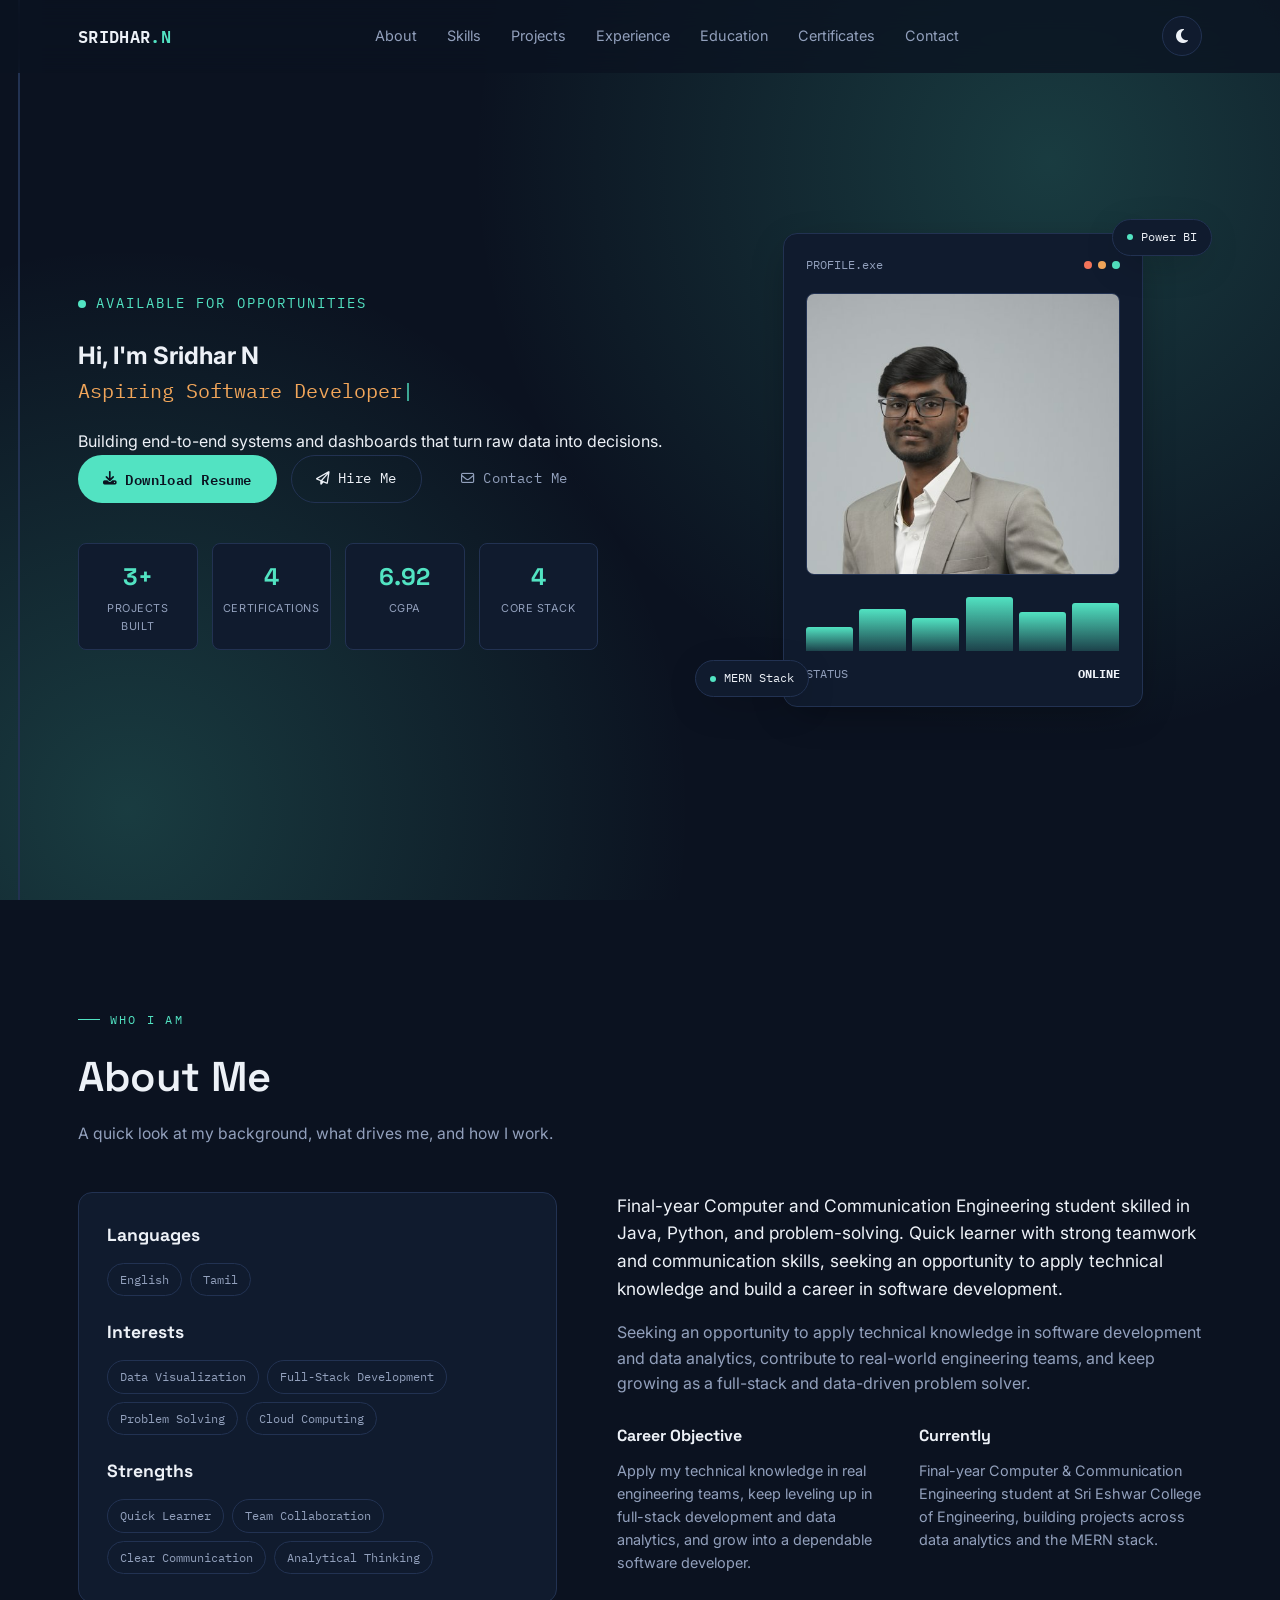
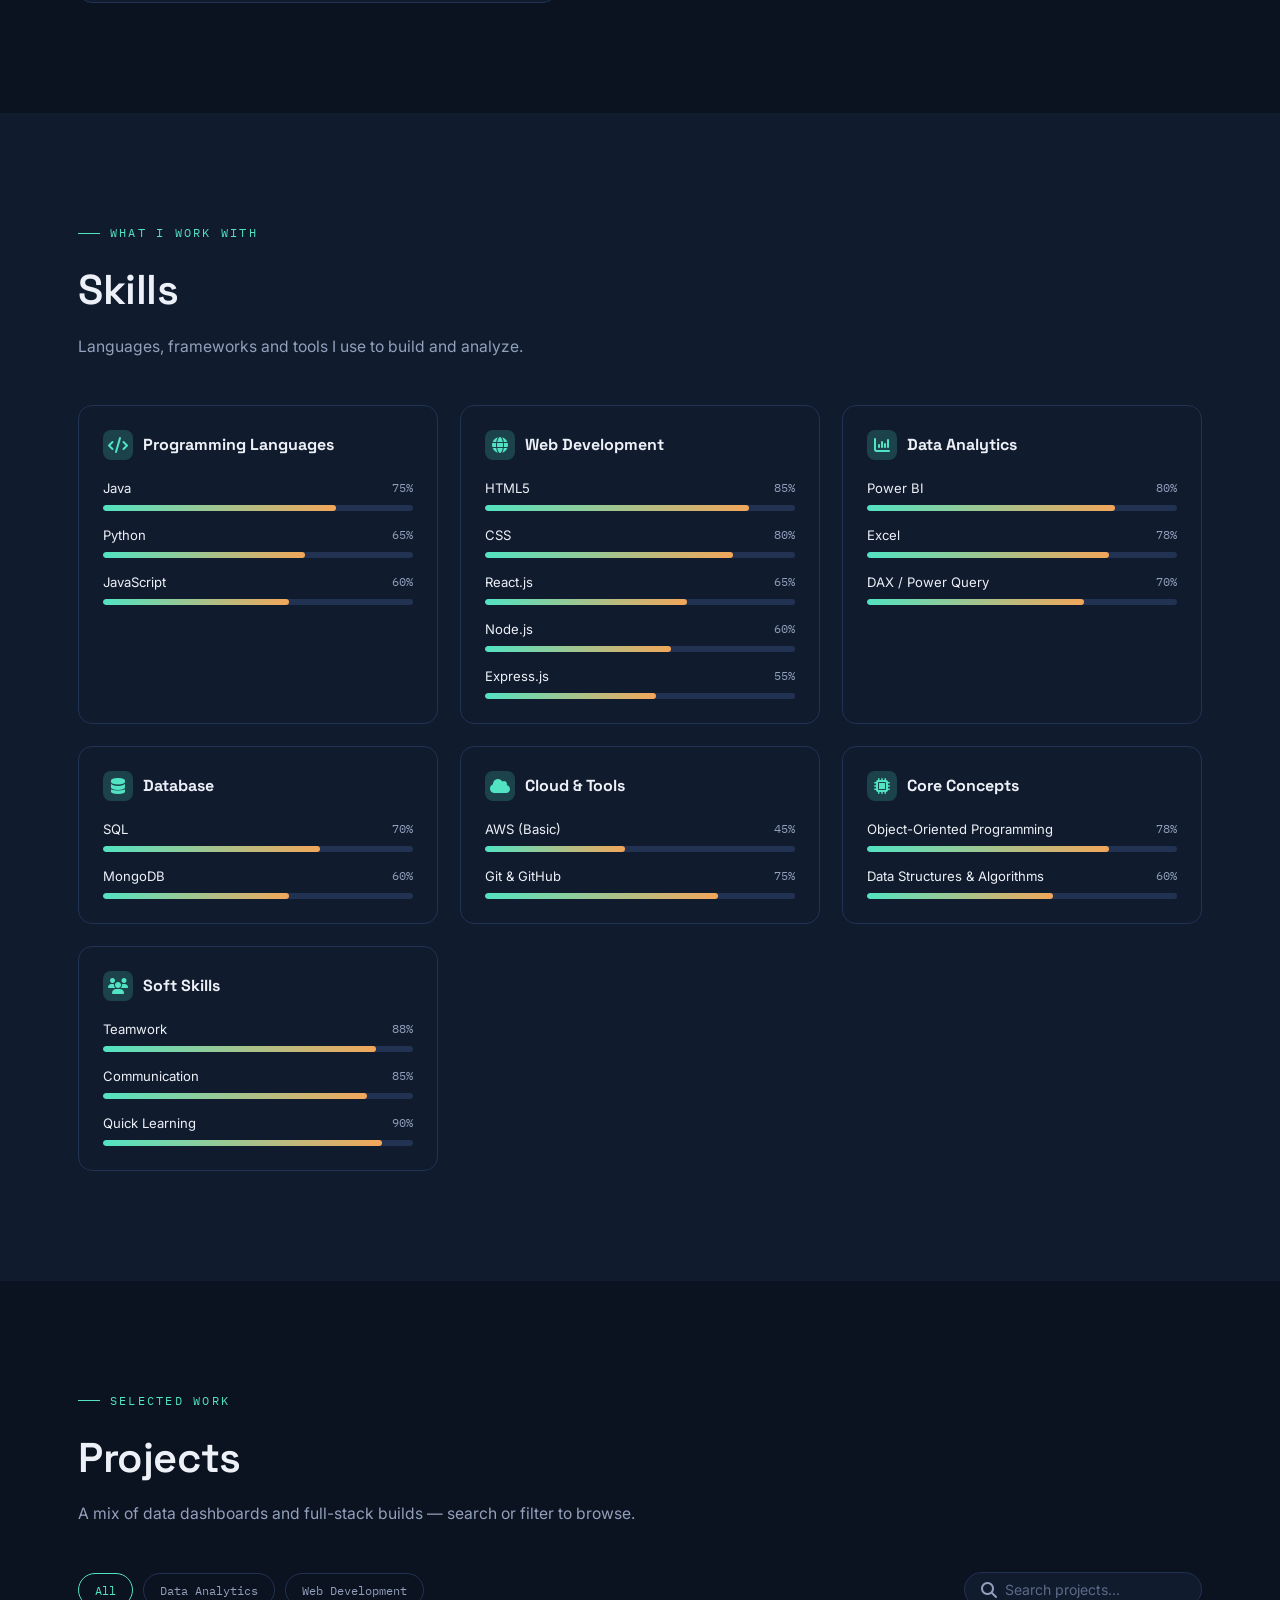
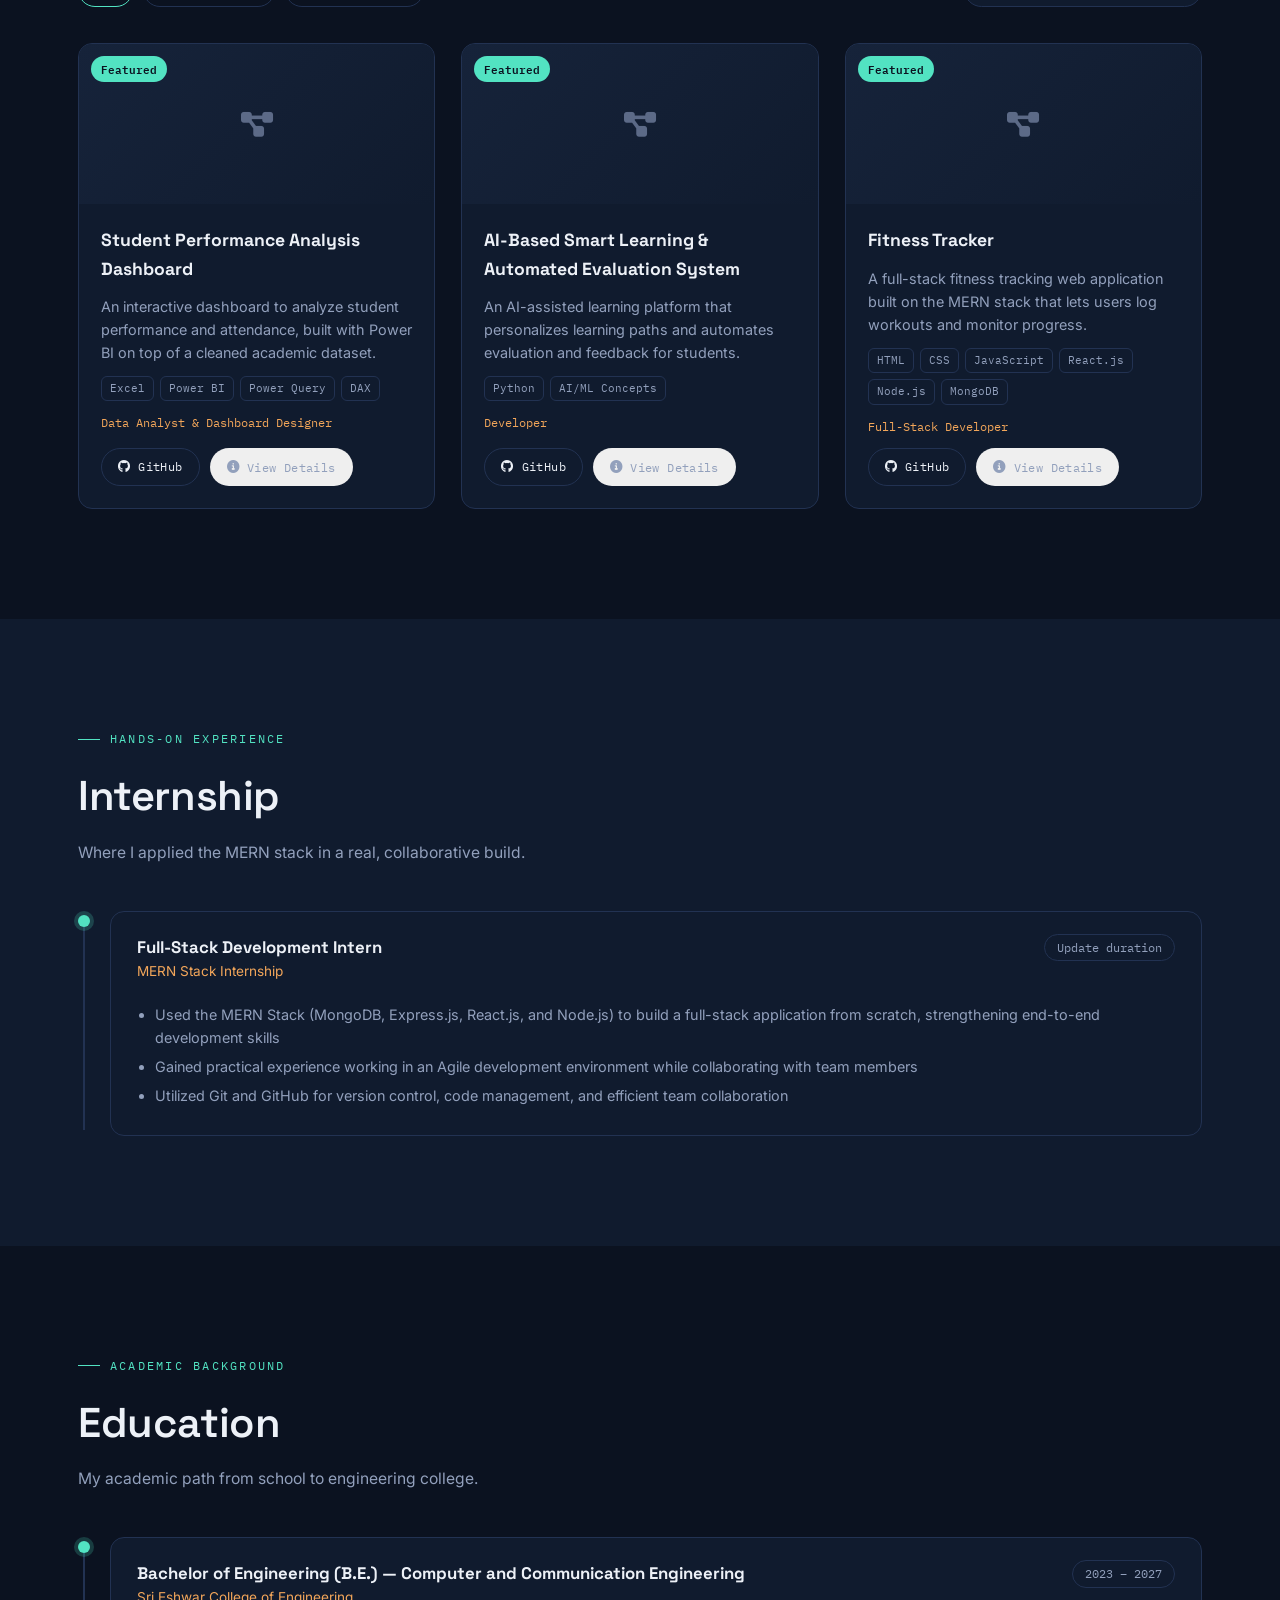
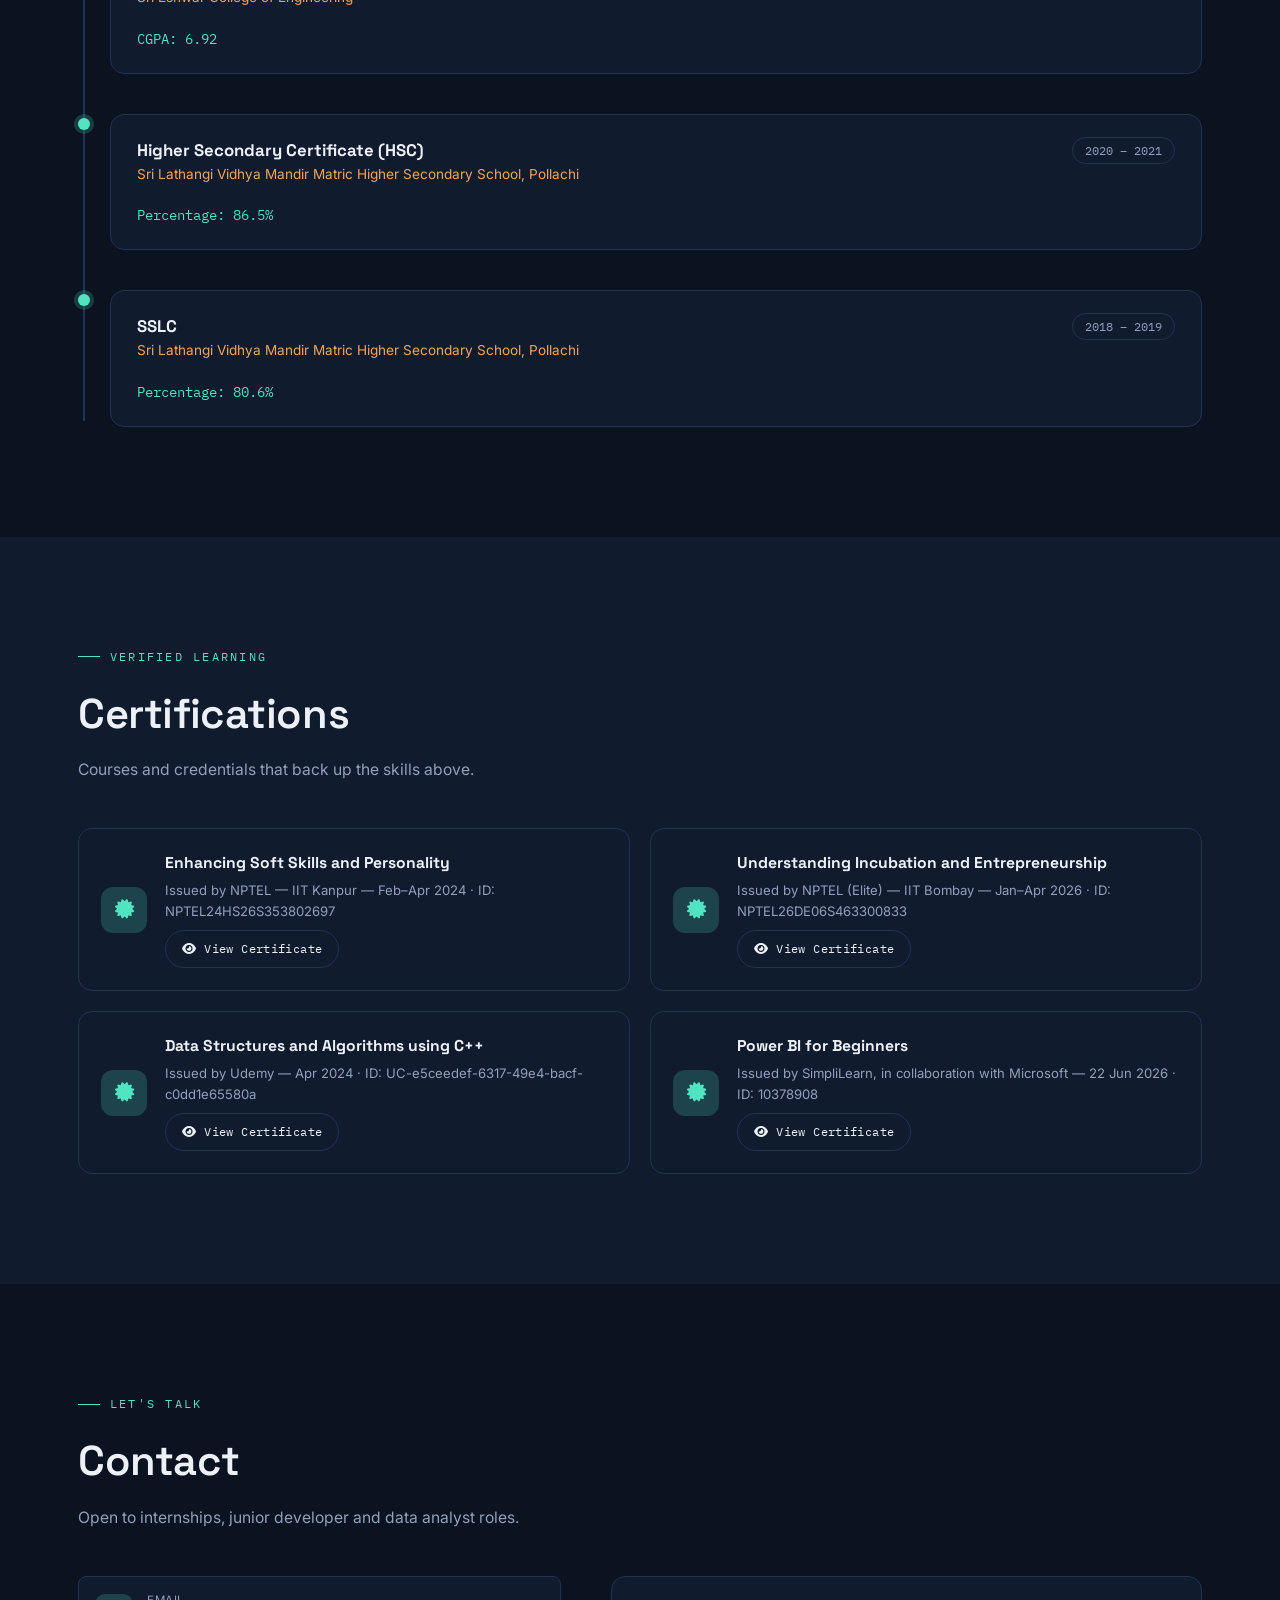
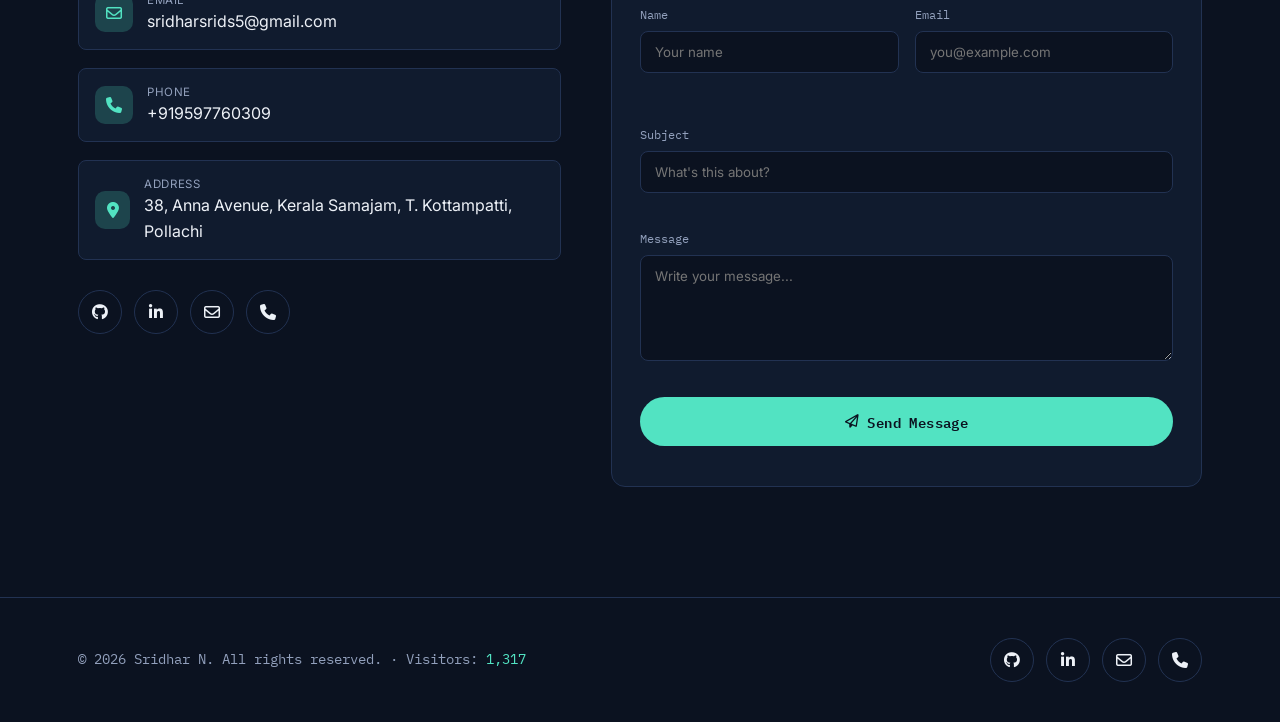
<file: index.html>
<!DOCTYPE html>
<html lang="en" data-theme="dark">
<head>
<meta charset="UTF-8">
<meta name="viewport" content="width=device-width, initial-scale=1.0">
<title>Sridhar N — Software Developer & Data Analyst Portfolio</title>
<meta name="description" content="Portfolio of Sridhar N — Computer & Communication Engineering student, full-stack developer and data analyst skilled in Java, MERN stack, SQL and Power BI.">
<link rel="icon" href="assets/favicon.svg" type="image/svg+xml">

<link rel="preconnect" href="https://fonts.googleapis.com">
<link href="https://fonts.googleapis.com/css2?family=Space+Grotesk:wght@500;600;700&family=Inter:wght@400;500;600&family=IBM+Plex+Mono:wght@400;500;600&display=swap" rel="stylesheet">
<link rel="stylesheet" href="https://cdnjs.cloudflare.com/ajax/libs/font-awesome/6.5.1/css/all.min.css">
<link rel="stylesheet" href="css/style.css">
</head>
<body>

<!-- Loader -->
<div id="loader">
  <div class="loader-mark">BOOTING PORTFOLIO...</div>
  <div class="loader-bar"></div>
</div>

<!-- Scroll progress -->
<div id="scroll-progress"></div>

<!-- Signature signal trace -->
<div id="signal-trace">
  <div class="trace-line"></div>
  <div class="trace-fill"></div>
</div>

<!-- Navbar -->
<nav id="navbar">
  <div class="nav-inner">
    <a href="#hero" class="logo">SRIDHAR<span>.N</span></a>
    <ul class="nav-links">
      <li><a href="#about">About</a></li>
      <li><a href="#skills">Skills</a></li>
      <li><a href="#projects">Projects</a></li>
      <li><a href="#experience">Experience</a></li>
      <li><a href="#education">Education</a></li>
      <li><a href="#certificates">Certificates</a></li>
      <li><a href="#contact">Contact</a></li>
    </ul>
    <div class="nav-actions">
      <button class="theme-toggle" id="theme-toggle" aria-label="Toggle theme"><i class="fa-solid fa-moon"></i></button>
      <button class="hamburger" id="hamburger" aria-label="Open menu"><span></span><span></span><span></span></button>
    </div>
  </div>
  <div class="mobile-menu" id="mobile-menu">
    <a href="#about">About</a>
    <a href="#skills">Skills</a>
    <a href="#projects">Projects</a>
    <a href="#experience">Experience</a>
    <a href="#education">Education</a>
    <a href="#certificates">Certificates</a>
    <a href="#contact">Contact</a>
  </div>
</nav>

<!-- HERO -->
<section id="hero">
  <div class="container hero-grid">
    <div class="reveal in">
      <div class="hero-kicker"><span class="dot"></span> AVAILABLE FOR OPPORTUNITIES</div>
      <h1>Hi, I'm <span class="accent" id="hero-name">Sridhar N</span></h1>
      <span id="typed-role"></span>
      <p class="desc" id="hero-desc">Building end-to-end systems and dashboards that turn raw data into decisions.</p>
      <div class="hero-actions">
        <a href="assets/resume.pdf" download class="btn btn-primary"><i class="fa-solid fa-download"></i> Download Resume</a>
        <a href="#contact" class="btn btn-outline"><i class="fa-regular fa-paper-plane"></i> Hire Me</a>
        <a href="#contact" class="btn btn-ghost"><i class="fa-regular fa-envelope"></i> Contact Me</a>
      </div>
      <div class="hero-stats" id="hero-stats"></div>
    </div>
    <div class="hero-visual">
      <div class="dashboard-card">
        <div class="dash-header">
          <span>PROFILE.exe</span>
          <div class="dash-dots"><span></span><span></span><span></span></div>
        </div>
        <div class="dash-photo"><img src="assets/profile.jpg" alt="Portrait of Sridhar N" id="hero-photo"></div>
        <div class="dash-bars">
          <i style="height:40%"></i><i style="height:70%; animation-delay:.1s"></i><i style="height:55%; animation-delay:.2s"></i>
          <i style="height:90%; animation-delay:.3s"></i><i style="height:65%; animation-delay:.4s"></i><i style="height:80%; animation-delay:.5s"></i>
        </div>
        <div class="dash-caption"><span>STATUS</span><b>ONLINE</b></div>
      </div>
      <div class="float-chip chip-1"><span class="chip-dot"></span> Power BI</div>
      <div class="float-chip chip-2"><span class="chip-dot"></span> MERN Stack</div>
    </div>
  </div>
</section>

<!-- ABOUT -->
<section id="about">
  <div class="container">
    <div class="eyebrow">Who I Am</div>
    <h2 class="section-title reveal">About Me</h2>
    <p class="section-sub reveal">A quick look at my background, what drives me, and how I work.</p>
    <div class="about-grid">
      <div class="about-card reveal">
        <h3>Languages</h3>
        <div class="tag-list" id="about-languages"></div>
        <h3 style="margin-top:22px;">Interests</h3>
        <div class="tag-list" id="about-interests"></div>
        <h3 style="margin-top:22px;">Strengths</h3>
        <div class="tag-list" id="about-strengths"></div>
      </div>
      <div class="about-text reveal">
        <p class="lead" id="about-intro"></p>
        <p id="about-objective"></p>
        <div class="about-columns">
          <div>
            <h3 style="font-family:var(--font-display);font-size:1rem;margin-bottom:10px;">Career Objective</h3>
            <p style="font-size:0.9rem;">Apply my technical knowledge in real engineering teams, keep leveling up in full-stack development and data analytics, and grow into a dependable software developer.</p>
          </div>
          <div>
            <h3 style="font-family:var(--font-display);font-size:1rem;margin-bottom:10px;">Currently</h3>
            <p style="font-size:0.9rem;">Final-year Computer & Communication Engineering student at Sri Eshwar College of Engineering, building projects across data analytics and the MERN stack.</p>
          </div>
        </div>
      </div>
    </div>
  </div>
</section>

<!-- SKILLS -->
<section id="skills" style="background:var(--ink-2);">
  <div class="container">
    <div class="eyebrow">What I Work With</div>
    <h2 class="section-title reveal">Skills</h2>
    <p class="section-sub reveal">Languages, frameworks and tools I use to build and analyze.</p>
    <div class="skills-grid" id="skills-grid"></div>
  </div>
</section>

<!-- PROJECTS -->
<section id="projects">
  <div class="container">
    <div class="eyebrow">Selected Work</div>
    <h2 class="section-title reveal">Projects</h2>
    <p class="section-sub reveal">A mix of data dashboards and full-stack builds — search or filter to browse.</p>
    <div class="projects-toolbar">
      <div class="filter-chips" id="project-filters"></div>
      <div class="search-box">
        <i class="fa-solid fa-magnifying-glass" style="color:var(--slate);"></i>
        <input type="text" id="project-search" placeholder="Search projects...">
      </div>
    </div>
    <div class="projects-grid" id="projects-grid"></div>
  </div>
</section>

<!-- EXPERIENCE -->
<section id="experience" style="background:var(--ink-2);">
  <div class="container">
    <div class="eyebrow">Hands-On Experience</div>
    <h2 class="section-title reveal">Internship</h2>
    <p class="section-sub reveal">Where I applied the MERN stack in a real, collaborative build.</p>
    <div class="timeline" id="experience-timeline"></div>
  </div>
</section>

<!-- EDUCATION -->
<section id="education">
  <div class="container">
    <div class="eyebrow">Academic Background</div>
    <h2 class="section-title reveal">Education</h2>
    <p class="section-sub reveal">My academic path from school to engineering college.</p>
    <div class="timeline" id="education-timeline"></div>
  </div>
</section>

<!-- CERTIFICATES -->
<section id="certificates" style="background:var(--ink-2);">
  <div class="container">
    <div class="eyebrow">Verified Learning</div>
    <h2 class="section-title reveal">Certifications</h2>
    <p class="section-sub reveal">Courses and credentials that back up the skills above.</p>
    <div class="cert-grid" id="cert-grid"></div>
  </div>
</section>

<!-- CONTACT -->
<section id="contact">
  <div class="container">
    <div class="eyebrow">Let's Talk</div>
    <h2 class="section-title reveal">Contact</h2>
    <p class="section-sub reveal">Open to internships, junior developer and data analyst roles.</p>
    <div class="contact-grid">
      <div class="reveal">
        <div class="contact-info-list" id="contact-info-list"></div>
        <div class="social-row" id="social-row"></div>
      </div>
      <form class="contact-form reveal" id="contact-form" novalidate>
        <div class="form-row">
          <div class="field" id="field-name">
            <label for="cf-name">Name</label>
            <input type="text" id="cf-name" name="name" placeholder="Your name">
            <span class="error" id="err-name"></span>
          </div>
          <div class="field" id="field-email">
            <label for="cf-email">Email</label>
            <input type="email" id="cf-email" name="email" placeholder="you@example.com">
            <span class="error" id="err-email"></span>
          </div>
        </div>
        <div class="field" id="field-subject">
          <label for="cf-subject">Subject</label>
          <input type="text" id="cf-subject" name="subject" placeholder="What's this about?">
          <span class="error" id="err-subject"></span>
        </div>
        <div class="field" id="field-message">
          <label for="cf-message">Message</label>
          <textarea id="cf-message" name="message" rows="5" placeholder="Write your message..."></textarea>
          <span class="error" id="err-message"></span>
        </div>
        <button type="submit" class="btn btn-primary btn-block"><i class="fa-regular fa-paper-plane"></i> Send Message</button>
        <div id="form-status"></div>
      </form>
    </div>
  </div>
</section>

<!-- FOOTER -->
<footer>
  <div class="container footer-inner">
    <p>&copy; <span id="footer-year"></span> Sridhar N. All rights reserved. · Visitors: <span class="count" id="visitor-count">—</span></p>
    <div class="social-row" id="footer-social-row"></div>
  </div>
</footer>

<button id="back-to-top" aria-label="Back to top"><i class="fa-solid fa-arrow-up"></i></button>

<!-- Project detail modal -->
<div class="modal-overlay" id="project-modal">
  <div class="modal-box">
    <button class="modal-close" id="modal-close" aria-label="Close">&times;</button>
    <div id="modal-content"></div>
  </div>
</div>

<script src="js/main.js"></script>
</body>
</html>
</file>
<file: css/style.css>
/* =========================================================
   SRIDHAR N — PORTFOLIO STYLESHEET
   Design language: "Signal Trace" — a PCB/circuit motif
   fitting a Computer & Communication Engineering + Data
   Analytics profile. A traveling signal runs the spine of
   the page, connecting every section like a trace on a board.
   ========================================================= */

:root {
  /* ---- Color tokens (dark / default) ---- */
  --ink: #0B1220;
  --ink-2: #101B2E;
  --ink-3: #16233A;
  --line: #223252;
  --signal: #52E3C2;
  --signal-dim: #52E3C233;
  --amber: #F2A65A;
  --white: #EDF1F7;
  --slate: #92A0BC;
  --slate-dim: #5C6A87;
  --danger: #F2745A;

  /* ---- Typography ---- */
  --font-display: 'Space Grotesk', 'Segoe UI', sans-serif;
  --font-body: 'Inter', 'Segoe UI', sans-serif;
  --font-mono: 'IBM Plex Mono', 'Consolas', monospace;

  --radius: 14px;
  --radius-sm: 8px;
  --shadow: 0 10px 40px -12px rgba(0,0,0,0.45);
  --transition: 0.35s cubic-bezier(.22,.61,.36,1);
}

[data-theme="light"] {
  --ink: #F3F5F1;
  --ink-2: #FFFFFF;
  --ink-3: #ECEFE9;
  --line: #DDE2D9;
  --signal: #0E9E85;
  --signal-dim: #0e9e8522;
  --amber: #C97A2E;
  --white: #131A26;
  --slate: #4A5568;
  --slate-dim: #7A8494;
  --shadow: 0 10px 30px -14px rgba(20,30,20,0.18);
}

* { margin: 0; padding: 0; box-sizing: border-box; }

html { scroll-behavior: smooth; }

body {
  background: var(--ink);
  color: var(--white);
  font-family: var(--font-body);
  line-height: 1.6;
  transition: background var(--transition), color var(--transition);
  overflow-x: hidden;
}

img { max-width: 100%; display: block; }

a { color: inherit; text-decoration: none; }

::selection { background: var(--signal); color: var(--ink); }

.container {
  width: 100%;
  max-width: 1180px;
  margin: 0 auto;
  padding: 0 28px;
}

.eyebrow {
  font-family: var(--font-mono);
  font-size: 0.78rem;
  letter-spacing: 0.18em;
  text-transform: uppercase;
  color: var(--signal);
  display: flex;
  align-items: center;
  gap: 10px;
  margin-bottom: 14px;
}
.eyebrow::before {
  content: '';
  width: 22px;
  height: 1px;
  background: var(--signal);
}

.section-title {
  font-family: var(--font-display);
  font-size: clamp(1.8rem, 3.4vw, 2.6rem);
  font-weight: 600;
  letter-spacing: -0.01em;
  margin-bottom: 10px;
}

.section-sub {
  color: var(--slate);
  max-width: 560px;
  margin-bottom: 46px;
  font-size: 0.98rem;
}

section { position: relative; padding: 110px 0; }
section.tight { padding: 70px 0; }

/* ================= SCROLLBAR / PROGRESS ================= */
#scroll-progress {
  position: fixed;
  top: 0; left: 0;
  height: 3px;
  width: 0%;
  background: linear-gradient(90deg, var(--signal), var(--amber));
  z-index: 1200;
  transition: width 0.1s linear;
}

/* ================= LOADER ================= */
#loader {
  position: fixed; inset: 0;
  background: var(--ink);
  z-index: 3000;
  display: flex; flex-direction: column;
  align-items: center; justify-content: center;
  gap: 18px;
  transition: opacity 0.5s ease, visibility 0.5s ease;
}
#loader.hidden { opacity: 0; visibility: hidden; pointer-events: none; }
.loader-mark {
  font-family: var(--font-mono);
  color: var(--signal);
  font-size: 0.85rem;
  letter-spacing: 0.2em;
}
.loader-bar {
  width: 220px; height: 2px; background: var(--line);
  position: relative; overflow: hidden; border-radius: 4px;
}
.loader-bar::after {
  content: ''; position: absolute; top:0; left:-40%;
  width: 40%; height: 100%; background: var(--signal);
  animation: loaderSlide 1.1s ease-in-out infinite;
}
@keyframes loaderSlide {
  0% { left: -40%; }
  100% { left: 100%; }
}

/* ================= SIGNAL TRACE (signature element) ================= */
#signal-trace {
  position: fixed;
  top: 0; bottom: 0;
  left: 18px;
  width: 2px;
  z-index: 5;
  pointer-events: none;
  display: none;
}
#signal-trace .trace-line {
  position: absolute; left: 0; top: 0; bottom: 0; width: 2px;
  background: var(--line);
}
#signal-trace .trace-fill {
  position: absolute; left: 0; top: 0; width: 2px; height: 0%;
  background: linear-gradient(180deg, var(--signal), var(--amber));
  box-shadow: 0 0 12px var(--signal);
  transition: height 0.15s linear;
}
@media (min-width: 1280px) {
  #signal-trace { display: block; }
}

/* ================= NAVBAR ================= */
#navbar {
  position: fixed; top: 0; left: 0; right: 0;
  z-index: 1000;
  backdrop-filter: blur(14px);
  background: color-mix(in srgb, var(--ink) 78%, transparent);
  border-bottom: 1px solid transparent;
  transition: border-color var(--transition), background var(--transition);
}
#navbar.scrolled { border-bottom-color: var(--line); }
.nav-inner {
  display: flex; align-items: center; justify-content: space-between;
  padding: 16px 28px;
  max-width: 1180px; margin: 0 auto;
}
.logo {
  font-family: var(--font-mono);
  font-weight: 600; font-size: 1.05rem;
  color: var(--white);
  letter-spacing: 0.02em;
}
.logo span { color: var(--signal); }
.nav-links {
  display: flex; gap: 30px; list-style: none;
}
.nav-links a {
  font-size: 0.9rem; color: var(--slate);
  position: relative; padding: 4px 0;
  transition: color 0.25s;
}
.nav-links a:hover, .nav-links a.active { color: var(--white); }
.nav-links a::after {
  content: ''; position: absolute; left:0; bottom:-4px;
  width: 0; height: 2px; background: var(--signal);
  transition: width 0.25s;
}
.nav-links a:hover::after, .nav-links a.active::after { width: 100%; }

.nav-actions { display: flex; align-items: center; gap: 14px; }

.theme-toggle {
  width: 40px; height: 40px; border-radius: 50%;
  border: 1px solid var(--line);
  background: var(--ink-2);
  display: flex; align-items: center; justify-content: center;
  cursor: pointer; color: var(--white); font-size: 1rem;
  transition: border-color 0.25s;
}
.theme-toggle:hover { border-color: var(--signal); }

.hamburger {
  display: none; flex-direction: column; gap: 5px;
  cursor: pointer; background: none; border: none;
}
.hamburger span { width: 22px; height: 2px; background: var(--white); border-radius: 2px; }

.mobile-menu {
  display: none;
  position: fixed; top: 68px; left: 0; right: 0;
  background: var(--ink-2);
  border-bottom: 1px solid var(--line);
  padding: 18px 28px 28px;
  flex-direction: column; gap: 16px;
  z-index: 999;
}
.mobile-menu.open { display: flex; }
.mobile-menu a { color: var(--slate); font-size: 0.98rem; }
.mobile-menu a:hover { color: var(--signal); }

@media (max-width: 860px) {
  .nav-links { display: none; }
  .hamburger { display: flex; }
}

/* ================= BUTTONS ================= */
.btn {
  display: inline-flex; align-items: center; gap: 8px;
  padding: 12px 24px;
  border-radius: 999px;
  font-family: var(--font-mono);
  font-size: 0.85rem;
  letter-spacing: 0.03em;
  cursor: pointer;
  border: 1px solid transparent;
  transition: transform var(--transition), border-color 0.25s, background 0.25s, color 0.25s;
  white-space: nowrap;
}
.btn:active { transform: scale(0.97); }
.btn-primary { background: var(--signal); color: var(--ink); font-weight: 600; }
.btn-primary:hover { background: var(--amber); }
.btn-outline { border-color: var(--line); color: var(--white); background: transparent; }
.btn-outline:hover { border-color: var(--signal); color: var(--signal); }
.btn-ghost { color: var(--slate); }
.btn-ghost:hover { color: var(--white); }
.btn-sm { padding: 8px 16px; font-size: 0.78rem; }
.btn-block { width: 100%; justify-content: center; }

/* ================= HERO ================= */
#hero {
  min-height: 100vh;
  display: flex; align-items: center;
  padding-top: 120px; padding-bottom: 80px;
  position: relative;
  background:
    radial-gradient(circle at 82% 18%, var(--signal-dim), transparent 45%),
    radial-gradient(circle at 10% 90%, var(--signal-dim), transparent 40%);
}
.hero-grid {
  display: grid;
  grid-template-columns: 1.1fr 0.9fr;
  gap: 60px;
  align-items: center;
}
.hero-kicker {
  font-family: var(--font-mono);
  color: var(--signal);
  font-size: 0.85rem;
  letter-spacing: 0.15em;
  text-transform: uppercase;
  margin-bottom: 22px;
  display: inline-flex; align-items: center; gap: 10px;
}
.hero-kicker .dot {
  width: 8px; height: 8px; border-radius: 50%;
  background: var(--signal);
  box-shadow: 0 0 0 0 var(--signal-dim);
  animation: pulseDot 1.8s infinite;
}
@keyframes pulseDot {
  0% { box-shadow: 0 0 0 0 var(--signal-dim); }
  70% { box-shadow: 0 0 0 10px transparent; }
  100% { box-shadow: 0 0 0 0 transparent; }
}
.hero h1 {
  font-family: var(--font-display);
  font-size: clamp(2.4rem, 5.4vw, 4.2rem);
  line-height: 1.05;
  font-weight: 600;
  letter-spacing: -0.02em;
  margin-bottom: 20px;
}
.hero h1 .accent { color: var(--signal); }
#typed-role {
  font-family: var(--font-mono);
  font-size: clamp(1rem, 1.6vw, 1.25rem);
  color: var(--amber);
  min-height: 1.6em;
  margin-bottom: 22px;
  display: block;
}
#typed-role::after {
  content: '|'; color: var(--signal); animation: blink 1s step-start infinite;
}
@keyframes blink { 50% { opacity: 0; } }

.hero p.desc {
  color: var(--slate);
  max-width: 520px;
  margin-bottom: 34px;
  font-size: 1.02rem;
}
.hero-actions { display: flex; flex-wrap: wrap; gap: 14px; margin-bottom: 40px; }

.hero-stats {
  display: grid;
  grid-template-columns: repeat(4, 1fr);
  gap: 14px;
  max-width: 520px;
}
.stat-card {
  background: var(--ink-2);
  border: 1px solid var(--line);
  border-radius: var(--radius-sm);
  padding: 14px 10px;
  text-align: center;
}
.stat-card .num {
  font-family: var(--font-display);
  font-size: 1.5rem; font-weight: 700; color: var(--signal);
}
.stat-card .lbl {
  font-size: 0.68rem; color: var(--slate); text-transform: uppercase;
  letter-spacing: 0.05em; margin-top: 4px;
}

/* Hero visual: dashboard-style card echoing his Power BI project */
.hero-visual { position: relative; display: flex; justify-content: center; }
.dashboard-card {
  position: relative;
  width: 100%; max-width: 360px;
  background: var(--ink-2);
  border: 1px solid var(--line);
  border-radius: var(--radius);
  padding: 22px;
  box-shadow: var(--shadow);
}
.dashboard-card .dash-header {
  display: flex; align-items: center; justify-content: space-between;
  margin-bottom: 18px;
  font-family: var(--font-mono);
  font-size: 0.72rem;
  color: var(--slate);
}
.dash-dots { display: flex; gap: 6px; }
.dash-dots span { width: 8px; height: 8px; border-radius: 50%; background: var(--line); }
.dash-dots span:first-child { background: var(--danger); }
.dash-dots span:nth-child(2) { background: var(--amber); }
.dash-dots span:nth-child(3) { background: var(--signal); }

.dash-photo {
  width: 100%; aspect-ratio: 4/3.6; border-radius: var(--radius-sm);
  overflow: hidden; margin-bottom: 16px;
  border: 1px solid var(--line);
}
.dash-photo img { width: 100%; height: 100%; object-fit: cover; object-position: top center; }

.dash-bars { display: flex; align-items: flex-end; gap: 6px; height: 60px; margin-bottom: 14px; }
.dash-bars i {
  flex: 1; background: linear-gradient(180deg, var(--signal), var(--signal-dim));
  border-radius: 3px 3px 0 0;
  animation: barGrow 1.4s ease forwards;
  transform-origin: bottom;
}
@keyframes barGrow { from { transform: scaleY(0); } to { transform: scaleY(1); } }

.dash-caption {
  font-family: var(--font-mono); font-size: 0.72rem; color: var(--slate);
  display: flex; justify-content: space-between;
}
.dash-caption b { color: var(--white); }

.hero-visual .float-chip {
  position: absolute;
  background: var(--ink-2);
  border: 1px solid var(--line);
  border-radius: 999px;
  padding: 8px 14px;
  font-family: var(--font-mono);
  font-size: 0.72rem;
  display: flex; align-items: center; gap: 8px;
  box-shadow: var(--shadow);
  animation: floatChip 5s ease-in-out infinite;
}
.float-chip.chip-1 { top: -14px; right: -10px; animation-delay: 0s; }
.float-chip.chip-2 { bottom: 10px; left: -28px; animation-delay: 1.4s; }
@keyframes floatChip { 0%,100% { transform: translateY(0); } 50% { transform: translateY(-10px); } }
.float-chip .chip-dot { width:6px; height:6px; border-radius:50%; background: var(--signal); }

@media (max-width: 980px) {
  .hero-grid { grid-template-columns: 1fr; }
  .hero-visual { order: -1; max-width: 320px; margin: 0 auto 20px; }
  .hero-stats { grid-template-columns: repeat(4,1fr); max-width: 100%; }
}
@media (max-width: 520px) {
  .hero-stats { grid-template-columns: repeat(2,1fr); }
}

/* ================= ABOUT ================= */
.about-grid {
  display: grid; grid-template-columns: 0.9fr 1.1fr; gap: 60px;
}
.about-card {
  background: var(--ink-2); border: 1px solid var(--line);
  border-radius: var(--radius); padding: 28px;
}
.about-card h3 {
  font-family: var(--font-display); font-size: 1.1rem; margin-bottom: 14px;
}
.tag-list { display: flex; flex-wrap: wrap; gap: 8px; }
.tag {
  font-family: var(--font-mono); font-size: 0.76rem;
  border: 1px solid var(--line); border-radius: 999px;
  padding: 6px 12px; color: var(--slate);
}
.about-text p { color: var(--slate); margin-bottom: 18px; }
.about-text .lead { color: var(--white); font-size: 1.08rem; }
.about-columns { display: grid; grid-template-columns: 1fr 1fr; gap: 20px; margin-top: 26px; }
@media (max-width: 900px) { .about-grid { grid-template-columns: 1fr; } .about-columns{grid-template-columns:1fr;} }

/* ================= SKILLS ================= */
.skills-grid {
  display: grid; grid-template-columns: repeat(3, 1fr); gap: 22px;
}
.skill-card {
  background: var(--ink-2); border: 1px solid var(--line);
  border-radius: var(--radius); padding: 24px;
  transition: border-color 0.25s, transform 0.25s;
}
.skill-card:hover { border-color: var(--signal); transform: translateY(-4px); }
.skill-card h4 {
  font-family: var(--font-display); font-size: 1rem; margin-bottom: 18px;
  display: flex; align-items: center; gap: 10px;
}
.skill-card h4 .ic {
  width: 30px; height: 30px; border-radius: 8px;
  background: var(--signal-dim); color: var(--signal);
  display: flex; align-items: center; justify-content: center;
}
.skill-row { margin-bottom: 14px; }
.skill-row:last-child { margin-bottom: 0; }
.skill-row .row-top {
  display: flex; justify-content: space-between; font-size: 0.82rem;
  margin-bottom: 6px; color: var(--white);
}
.skill-row .row-top span.pct { color: var(--slate); font-family: var(--font-mono); font-size: 0.75rem; }
.bar-track { height: 6px; background: var(--line); border-radius: 4px; overflow: hidden; }
.bar-fill {
  height: 100%; width: 0%; border-radius: 4px;
  background: linear-gradient(90deg, var(--signal), var(--amber));
  transition: width 1.1s cubic-bezier(.22,.61,.36,1);
}
@media (max-width: 980px) { .skills-grid { grid-template-columns: repeat(2,1fr); } }
@media (max-width: 620px) { .skills-grid { grid-template-columns: 1fr; } }

/* ================= PROJECTS ================= */
.projects-toolbar {
  display: flex; flex-wrap: wrap; gap: 14px; justify-content: space-between;
  align-items: center; margin-bottom: 36px;
}
.filter-chips { display: flex; gap: 10px; flex-wrap: wrap; }
.filter-chip {
  font-family: var(--font-mono); font-size: 0.78rem;
  border: 1px solid var(--line); border-radius: 999px;
  padding: 8px 16px; cursor: pointer; color: var(--slate);
  background: transparent; transition: all 0.25s;
}
.filter-chip.active, .filter-chip:hover { border-color: var(--signal); color: var(--signal); }
.search-box {
  display: flex; align-items: center; gap: 8px;
  border: 1px solid var(--line); border-radius: 999px;
  padding: 8px 16px; background: var(--ink-2);
}
.search-box input {
  background: none; border: none; outline: none; color: var(--white);
  font-family: var(--font-body); font-size: 0.88rem; width: 180px;
}
.search-box input::placeholder { color: var(--slate-dim); }

.projects-grid {
  display: grid; grid-template-columns: repeat(3, 1fr); gap: 26px;
}
.project-card {
  background: var(--ink-2); border: 1px solid var(--line);
  border-radius: var(--radius); overflow: hidden;
  display: flex; flex-direction: column;
  transition: transform var(--transition), border-color 0.25s;
}
.project-card:hover { transform: translateY(-6px); border-color: var(--signal); }
.project-thumb {
  height: 160px; position: relative; overflow: hidden;
  background: linear-gradient(135deg, var(--ink-3), var(--ink-2));
  display: flex; align-items: center; justify-content: center;
  font-family: var(--font-mono); color: var(--slate-dim); font-size: 0.75rem;
}
.project-thumb .badge {
  position: absolute; top: 12px; left: 12px;
  background: var(--signal); color: var(--ink);
  font-family: var(--font-mono); font-size: 0.68rem;
  padding: 4px 10px; border-radius: 999px; font-weight: 600;
}
.project-body { padding: 22px; display: flex; flex-direction: column; gap: 12px; flex: 1; }
.project-body h4 { font-family: var(--font-display); font-size: 1.1rem; }
.project-body p.desc { color: var(--slate); font-size: 0.9rem; }
.project-tech { display: flex; flex-wrap: wrap; gap: 6px; }
.project-tech span {
  font-family: var(--font-mono); font-size: 0.68rem;
  border: 1px solid var(--line); border-radius: 6px; padding: 3px 8px; color: var(--slate);
}
.project-role { font-size: 0.78rem; color: var(--amber); font-family: var(--font-mono); }
.project-actions { display: flex; gap: 10px; margin-top: auto; flex-wrap: wrap; }

@media (max-width: 980px) { .projects-grid { grid-template-columns: repeat(2,1fr); } }
@media (max-width: 620px) { .projects-grid { grid-template-columns: 1fr; } }

/* Project detail modal */
.modal-overlay {
  position: fixed; inset: 0; background: rgba(4,8,16,0.72);
  display: none; align-items: center; justify-content: center;
  z-index: 2000; padding: 24px; backdrop-filter: blur(4px);
}
.modal-overlay.open { display: flex; }
.modal-box {
  background: var(--ink-2); border: 1px solid var(--line);
  border-radius: var(--radius); max-width: 560px; width: 100%;
  padding: 30px; position: relative; max-height: 85vh; overflow-y: auto;
}
.modal-close {
  position: absolute; top: 18px; right: 18px; cursor: pointer;
  color: var(--slate); background: none; border: none; font-size: 1.3rem;
}
.modal-box h3 { font-family: var(--font-display); font-size: 1.4rem; margin-bottom: 8px; }
.modal-box .project-role { display: block; margin-bottom: 16px; }
.modal-box ul { margin: 10px 0 18px 18px; color: var(--slate); font-size: 0.92rem; }
.modal-box ul li { margin-bottom: 6px; }

/* ================= TIMELINE (Internship / Education) ================= */
.timeline { position: relative; padding-left: 32px; }
.timeline::before {
  content: ''; position: absolute; left: 5px; top: 6px; bottom: 6px;
  width: 2px; background: var(--line);
}
.timeline-item { position: relative; padding-bottom: 40px; }
.timeline-item:last-child { padding-bottom: 0; }
.timeline-item::before {
  content: ''; position: absolute; left: -32px; top: 4px;
  width: 12px; height: 12px; border-radius: 50%;
  background: var(--signal); box-shadow: 0 0 0 4px var(--signal-dim);
}
.timeline-card {
  background: var(--ink-2); border: 1px solid var(--line);
  border-radius: var(--radius); padding: 22px 26px;
}
.timeline-card .tl-top {
  display: flex; justify-content: space-between; flex-wrap: wrap; gap: 8px;
  margin-bottom: 10px;
}
.timeline-card h4 { font-family: var(--font-display); font-size: 1.05rem; }
.timeline-card .tl-org { color: var(--amber); font-size: 0.85rem; margin-bottom: 10px; }
.timeline-card .tl-date {
  font-family: var(--font-mono); font-size: 0.75rem; color: var(--slate);
  border: 1px solid var(--line); border-radius: 999px; padding: 3px 12px; height: fit-content;
}
.timeline-card ul { color: var(--slate); font-size: 0.9rem; margin-left: 18px; }
.timeline-card ul li { margin-bottom: 6px; }
.timeline-card .tl-score { color: var(--signal); font-family: var(--font-mono); font-size: 0.85rem; margin-top: 6px; }

/* ================= CERTIFICATES ================= */
.cert-grid { display: grid; grid-template-columns: repeat(2, 1fr); gap: 20px; }
.cert-card {
  background: var(--ink-2); border: 1px solid var(--line); border-radius: var(--radius);
  padding: 22px; display: flex; align-items: center; gap: 18px;
  transition: border-color 0.25s, transform 0.25s;
}
.cert-card:hover { border-color: var(--signal); transform: translateY(-3px); }
.cert-icon {
  width: 46px; height: 46px; border-radius: 12px; flex-shrink: 0;
  background: var(--signal-dim); color: var(--signal);
  display: flex; align-items: center; justify-content: center; font-size: 1.2rem;
}
.cert-info h4 { font-family: var(--font-display); font-size: 0.98rem; margin-bottom: 4px; }
.cert-info p { color: var(--slate); font-size: 0.82rem; margin-bottom: 8px; }
@media (max-width: 700px) { .cert-grid { grid-template-columns: 1fr; } }

/* ================= CONTACT ================= */
.contact-grid { display: grid; grid-template-columns: 0.9fr 1.1fr; gap: 50px; }
.contact-info-list { display: flex; flex-direction: column; gap: 18px; margin-bottom: 30px; }
.contact-info-item {
  display: flex; align-items: center; gap: 14px;
  background: var(--ink-2); border: 1px solid var(--line); border-radius: var(--radius-sm);
  padding: 14px 16px; transition: border-color 0.25s;
}
.contact-info-item:hover { border-color: var(--signal); }
.contact-info-item .ic {
  width: 38px; height: 38px; border-radius: 10px; background: var(--signal-dim);
  color: var(--signal); display: flex; align-items: center; justify-content: center;
}
.contact-info-item .txt small { display: block; color: var(--slate); font-size: 0.72rem; text-transform: uppercase; letter-spacing: 0.05em; }
.social-row { display: flex; gap: 12px; }
.social-btn {
  width: 44px; height: 44px; border-radius: 50%;
  border: 1px solid var(--line); display: flex; align-items: center; justify-content: center;
  color: var(--white); transition: all 0.25s;
}
.social-btn:hover { border-color: var(--signal); color: var(--signal); transform: translateY(-3px); }

.contact-form { background: var(--ink-2); border: 1px solid var(--line); border-radius: var(--radius); padding: 28px; }
.form-row { display: grid; grid-template-columns: 1fr 1fr; gap: 16px; margin-bottom: 16px; }
.field { display: flex; flex-direction: column; gap: 6px; margin-bottom: 16px; }
.field label { font-size: 0.78rem; color: var(--slate); font-family: var(--font-mono); }
.field input, .field textarea {
  background: var(--ink); border: 1px solid var(--line); border-radius: var(--radius-sm);
  padding: 12px 14px; color: var(--white); font-family: var(--font-body); outline: none;
  transition: border-color 0.25s;
}
.field input:focus, .field textarea:focus { border-color: var(--signal); }
.field .error { color: var(--danger); font-size: 0.75rem; min-height: 14px; }
.field.invalid input, .field.invalid textarea { border-color: var(--danger); }
#form-status { margin-top: 12px; font-size: 0.85rem; font-family: var(--font-mono); }
#form-status.success { color: var(--signal); }
#form-status.error { color: var(--danger); }
@media (max-width: 900px) { .contact-grid { grid-template-columns: 1fr; } .form-row{ grid-template-columns:1fr; } }

/* ================= FOOTER ================= */
footer { border-top: 1px solid var(--line); padding: 40px 0; }
.footer-inner {
  display: flex; justify-content: space-between; align-items: center; flex-wrap: wrap; gap: 20px;
}
.footer-inner p { color: var(--slate); font-size: 0.85rem; font-family: var(--font-mono); }
.footer-inner p span.count { color: var(--signal); }

#back-to-top {
  position: fixed; bottom: 26px; right: 26px; z-index: 900;
  width: 46px; height: 46px; border-radius: 50%;
  background: var(--signal); color: var(--ink);
  display: flex; align-items: center; justify-content: center;
  border: none; cursor: pointer; box-shadow: var(--shadow);
  opacity: 0; pointer-events: none; transform: translateY(10px);
  transition: all 0.3s;
  font-size: 1.1rem;
}
#back-to-top.show { opacity: 1; pointer-events: auto; transform: translateY(0); }

/* ================= REVEAL ANIMATIONS ================= */
.reveal { opacity: 0; transform: translateY(24px); transition: opacity 0.7s ease, transform 0.7s ease; }
.reveal.in { opacity: 1; transform: translateY(0); }

@media (prefers-reduced-motion: reduce) {
  * { animation-duration: 0.01ms !important; animation-iteration-count: 1 !important; transition-duration: 0.01ms !important; scroll-behavior: auto !important; }
}

/* ================= FOCUS STATES ================= */
a:focus-visible, button:focus-visible, input:focus-visible, textarea:focus-visible {
  outline: 2px solid var(--signal); outline-offset: 3px;
}

/* ================= 404 ================= */
.page-404 {
  min-height: 100vh; display: flex; flex-direction: column; align-items: center;
  justify-content: center; text-align: center; gap: 18px; padding: 40px;
}
.page-404 .code {
  font-family: var(--font-mono); color: var(--signal); font-size: 5rem; font-weight: 700; line-height: 1;
}
</file>
